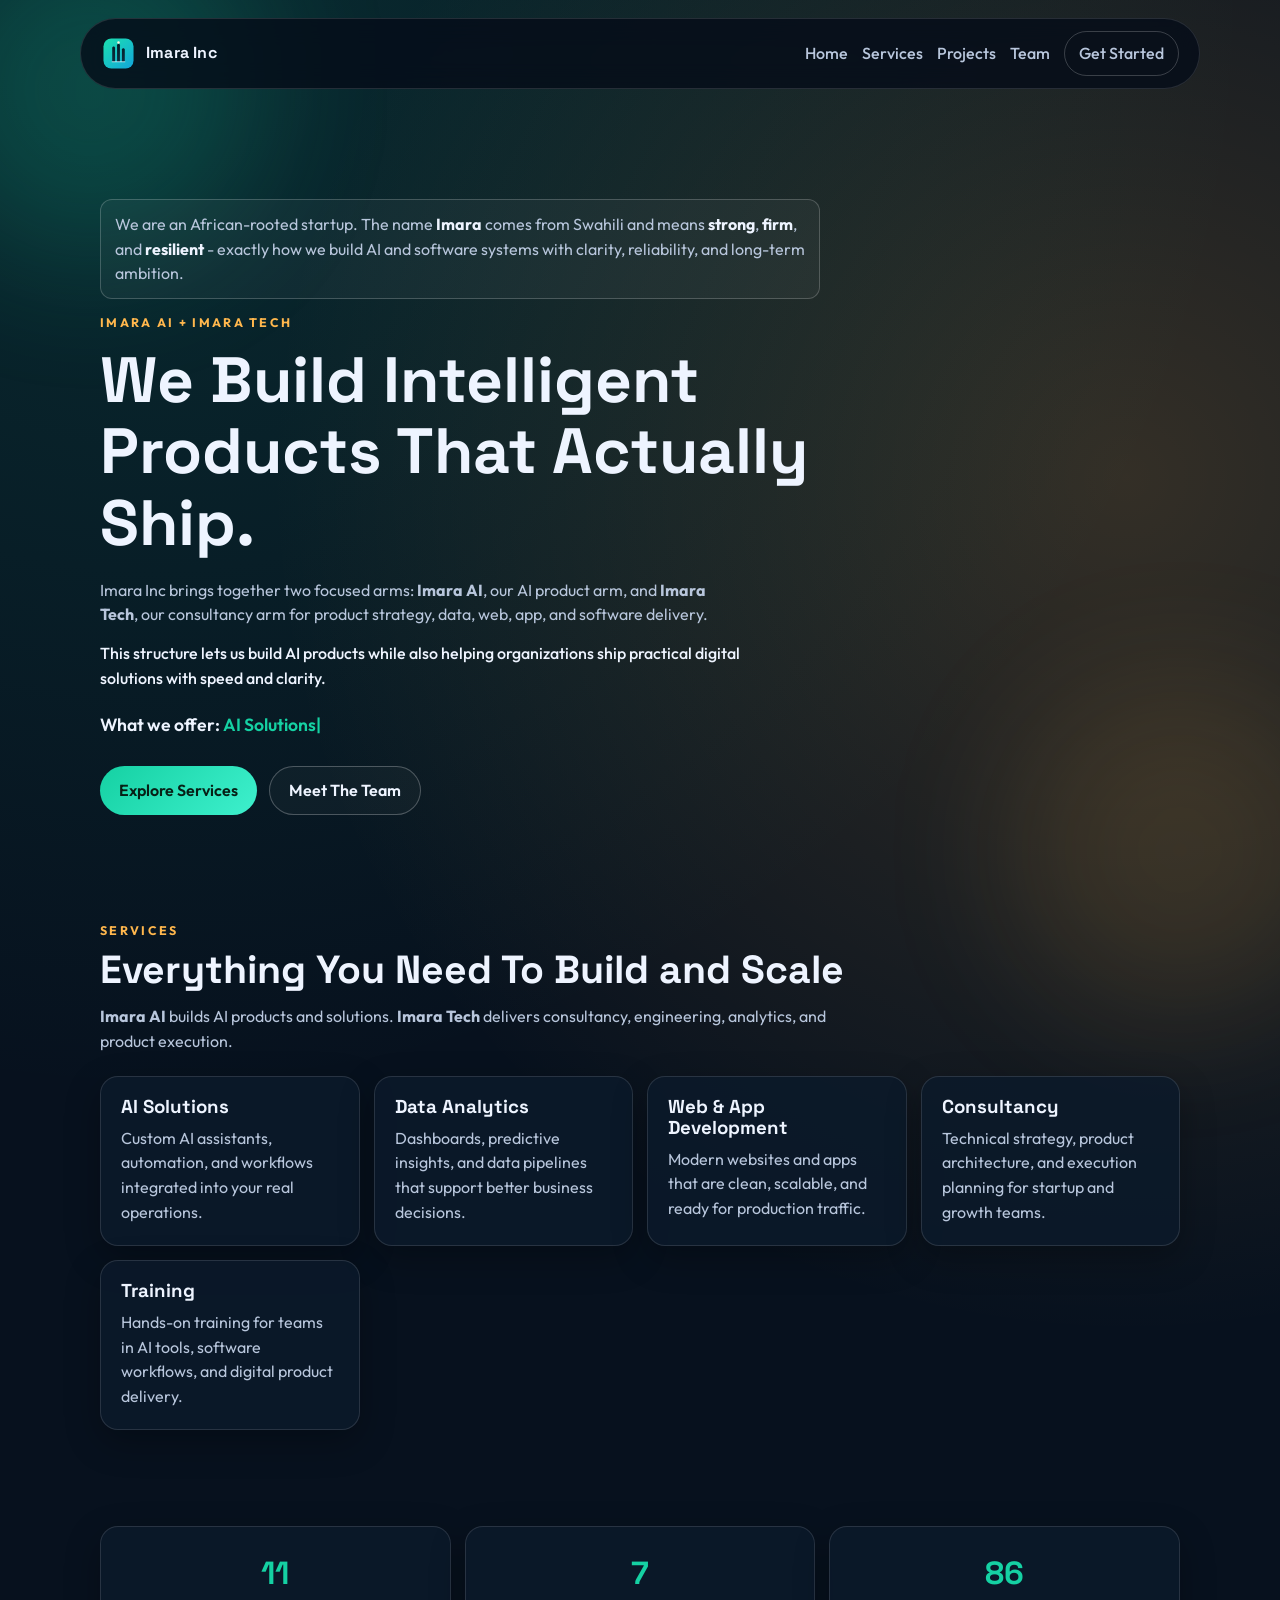
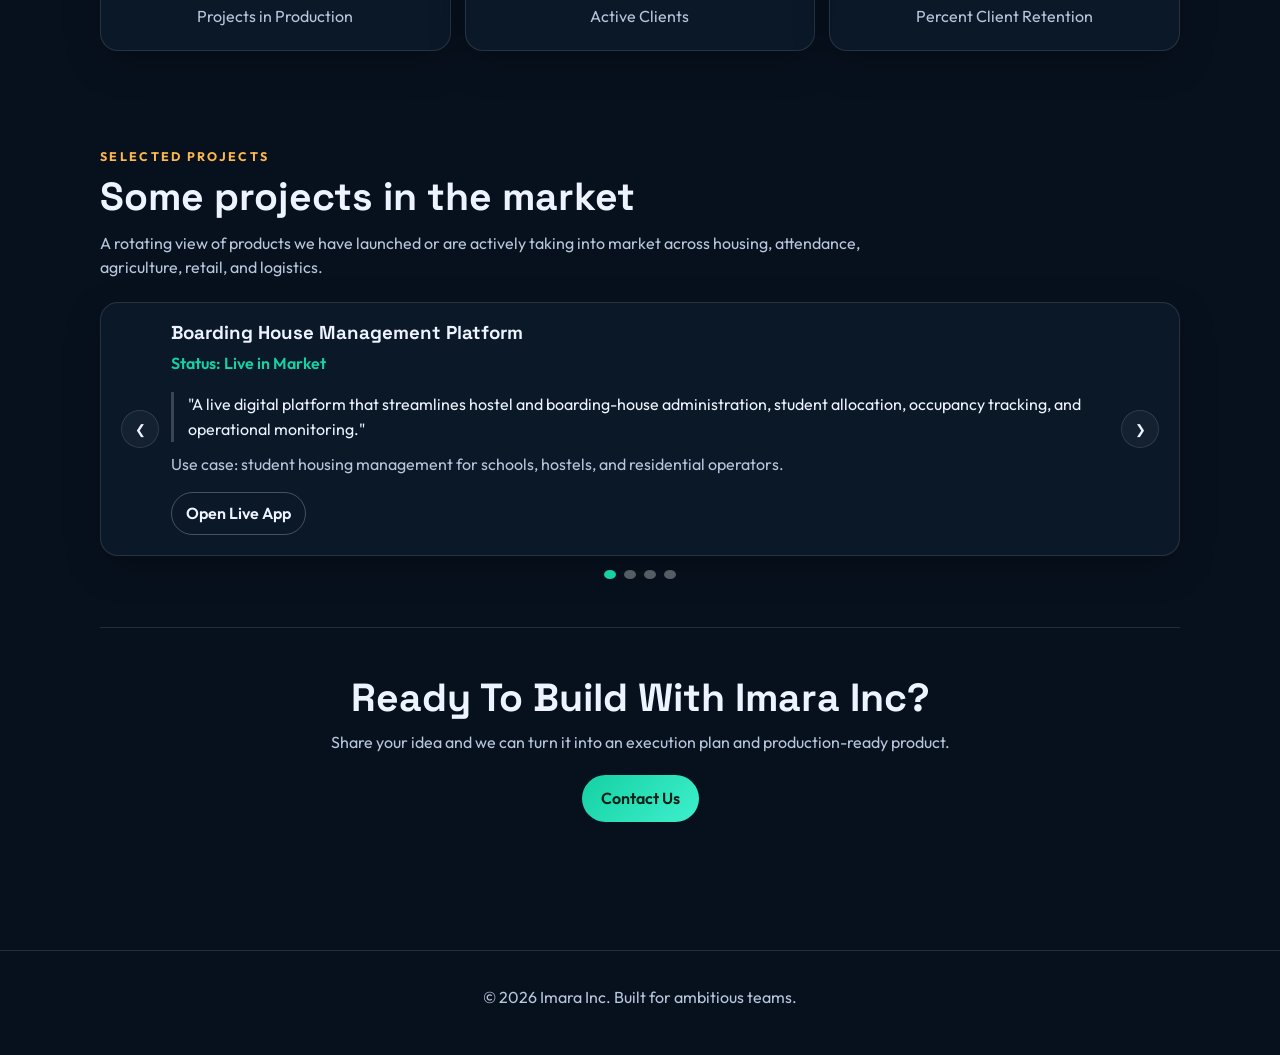
<file: index.html>
<!DOCTYPE html>
<html lang="en">
<head>
  <meta charset="UTF-8" />
  <meta name="viewport" content="width=device-width, initial-scale=1.0" />
  <title>Imara Inc | Imara AI and Imara Tech</title>
  <meta name="description" content="Imara Inc operates through Imara AI, the AI product arm, and Imara Tech, the consultancy arm for digital product delivery." />
  <link rel="preconnect" href="https://fonts.googleapis.com" />
  <link rel="preconnect" href="https://fonts.gstatic.com" crossorigin />
  <link href="https://fonts.googleapis.com/css2?family=Outfit:wght@400;500;600;700;800&family=Space+Grotesk:wght@500;700&display=swap" rel="stylesheet" />
  <link rel="stylesheet" href="styles.css?v=20260312a" />
</head>
<body>
  <div class="bg-orb orb-a" aria-hidden="true"></div>
  <div class="bg-orb orb-b" aria-hidden="true"></div>

  <header class="site-header">
    <a href="index.html" class="brand">
      <span class="brand-mark">
        <img class="brand-mark-img" src="assets/logo/imara-mark.svg" alt="Imara Inc logo" />
      </span>
      <span class="brand-text">Imara Inc</span>
    </a>
    <button class="menu-btn" id="menu-btn" aria-label="Toggle navigation">Menu</button>
    <nav id="main-nav" class="main-nav">
      <a href="#home">Home</a>
      <a href="#services">Services</a>
      <a href="#projects">Projects</a>
      <a href="team.html">Team</a>
      <a href="#contact" class="nav-cta">Get Started</a>
    </nav>
  </header>

  <main>
    <section id="home" class="hero reveal">
      <p class="origin-note">
        We are an African-rooted startup. The name <strong>Imara</strong> comes from Swahili and means
        <strong>strong</strong>, <strong>firm</strong>, and <strong>resilient</strong> - exactly how we build AI and software systems with clarity, reliability, and long-term ambition.
      </p>
      <p class="eyebrow">Imara AI + Imara Tech</p>
      <h1>We Build Intelligent Products That Actually Ship.</h1>
      <p class="hero-copy">Imara Inc brings together two focused arms: <strong>Imara AI</strong>, our AI product arm, and <strong>Imara Tech</strong>, our consultancy arm for product strategy, data, web, app, and software delivery.</p>
      <p class="mission-note">This structure lets us build AI products while also helping organizations ship practical digital solutions with speed and clarity.</p>
      <p class="typing-line">What we offer: <span id="typed-service" aria-live="polite"></span><span class="cursor">|</span></p>
      <div class="hero-actions">
        <a href="#services" class="btn btn-primary">Explore Services</a>
        <a href="team.html" class="btn btn-ghost">Meet The Team</a>
      </div>
    </section>

    <section id="services" class="section reveal">
      <div class="section-head">
        <p class="eyebrow">Services</p>
        <h2>Everything You Need To Build and Scale</h2>
        <p class="section-copy"><strong>Imara AI</strong> builds AI products and solutions. <strong>Imara Tech</strong> delivers consultancy, engineering, analytics, and product execution.</p>
      </div>
      <div class="service-grid">
        <article class="card service-card">
          <h3>AI Solutions</h3>
          <p>Custom AI assistants, automation, and workflows integrated into your real operations.</p>
        </article>
        <article class="card service-card">
          <h3>Data Analytics</h3>
          <p>Dashboards, predictive insights, and data pipelines that support better business decisions.</p>
        </article>
        <article class="card service-card">
          <h3>Web & App Development</h3>
          <p>Modern websites and apps that are clean, scalable, and ready for production traffic.</p>
        </article>
        <article class="card service-card">
          <h3>Consultancy</h3>
          <p>Technical strategy, product architecture, and execution planning for startup and growth teams.</p>
        </article>
        <article class="card service-card">
          <h3>Training</h3>
          <p>Hands-on training for teams in AI tools, software workflows, and digital product delivery.</p>
        </article>
      </div>
    </section>

    <section class="section stats reveal" aria-label="Company highlights">
      <div class="stat card">
        <span class="counter" data-target="12">0</span>
        <p>Projects in Production</p>
      </div>
      <div class="stat card">
        <span class="counter" data-target="8">0</span>
        <p>Active Clients</p>
      </div>
      <div class="stat card">
        <span class="counter" data-target="96">0</span>
        <p>Percent Client Retention</p>
      </div>
    </section>

    <section id="projects" class="section reveal">
      <div class="section-head">
        <p class="eyebrow">Selected Projects</p>
        <h2>Some projects in the market</h2>
        <p class="section-copy">A rotating view of products we have launched or are actively taking into market across housing, attendance, agriculture, retail, and logistics.</p>
      </div>

      <div class="testimonial-wrap card">
        <button class="slider-btn" id="prev-slide" aria-label="Previous project">&#10094;</button>

        <article class="slide" data-slide>
          <h3 id="project-title">Boarding House Management Platform</h3>
          <p class="project-meta" id="project-status">Status: Live in Market</p>
          <blockquote id="project-quote">
            "A live digital platform that streamlines hostel and boarding-house administration, student allocation, occupancy tracking, and operational monitoring."
          </blockquote>
          <p class="quote-author" id="project-author">Use case: student housing management for schools, hostels, and residential operators.</p>
          <p class="project-link-wrap">
            <a id="project-link" class="project-link" href="https://boarding-house-management.streamlit.app/" target="_blank" rel="noopener noreferrer">Open Live App</a>
          </p>
        </article>

        <button class="slider-btn" id="next-slide" aria-label="Next project">&#10095;</button>
      </div>

      <div class="slider-dots" id="slider-dots" aria-label="Project navigation"></div>
    </section>

    <section id="contact" class="section cta reveal">
      <h2>Ready To Build With Imara Inc?</h2>
      <p>Share your idea and we can turn it into an execution plan and production-ready product.</p>
      <a class="btn btn-primary" href="mailto:hello@imaratech.com">Contact Us</a>
    </section>
  </main>

  <footer class="site-footer">
    <p>&copy; <span id="year"></span> Imara Inc. Built for ambitious teams.</p>
  </footer>

  <script src="script.js?v=20260312a"></script>
</body>
</html>
</file>
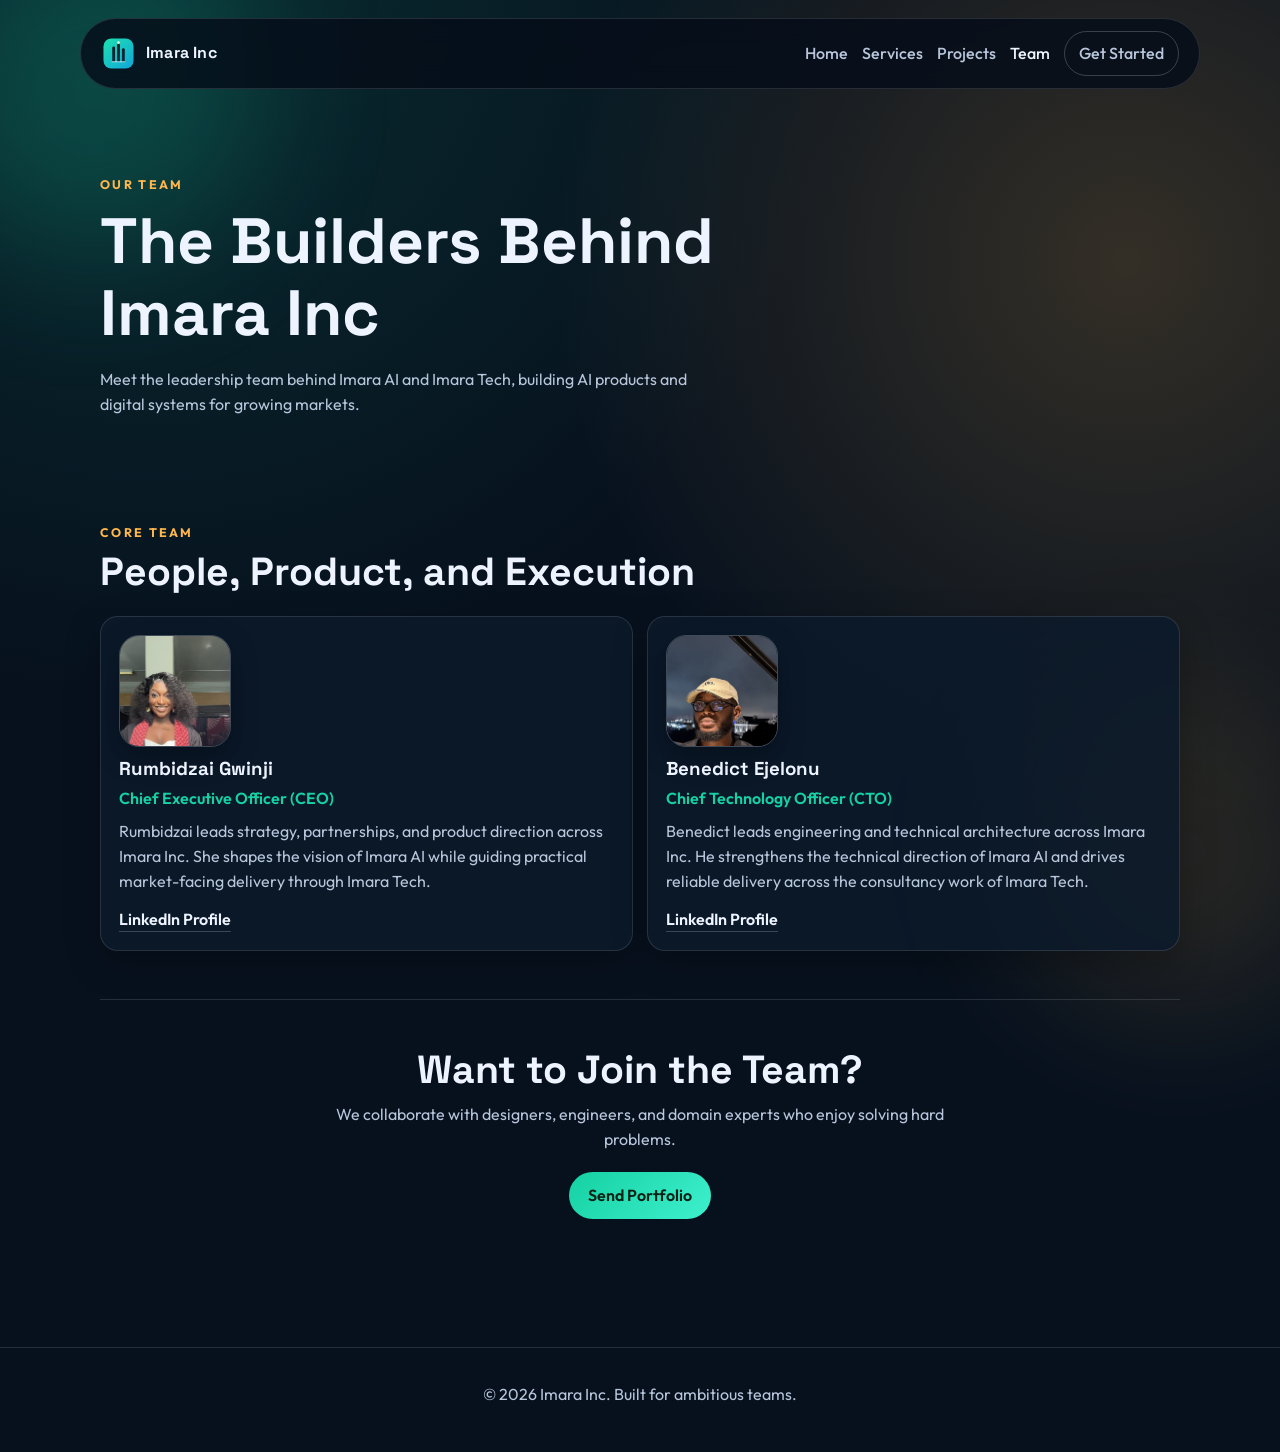
<file: team.html>
<!DOCTYPE html>
<html lang="en">
<head>
  <meta charset="UTF-8" />
  <meta name="viewport" content="width=device-width, initial-scale=1.0" />
  <title>Team | Imara Inc</title>
  <meta name="description" content="Meet the people leading Imara Inc across Imara AI and Imara Tech." />
  <link rel="preconnect" href="https://fonts.googleapis.com" />
  <link rel="preconnect" href="https://fonts.gstatic.com" crossorigin />
  <link href="https://fonts.googleapis.com/css2?family=Outfit:wght@400;500;600;700;800&family=Space+Grotesk:wght@500;700&display=swap" rel="stylesheet" />
  <link rel="stylesheet" href="styles.css?v=20260312a" />
</head>
<body>
  <div class="bg-orb orb-a" aria-hidden="true"></div>
  <div class="bg-orb orb-b" aria-hidden="true"></div>

  <header class="site-header">
    <a href="index.html" class="brand">
      <span class="brand-mark">
        <img class="brand-mark-img" src="assets/logo/imara-mark.svg" alt="Imara Inc logo" />
      </span>
      <span class="brand-text">Imara Inc</span>
    </a>
    <button class="menu-btn" id="menu-btn" aria-label="Toggle navigation">Menu</button>
    <nav id="main-nav" class="main-nav">
      <a href="index.html#home">Home</a>
      <a href="index.html#services">Services</a>
      <a href="index.html#projects">Projects</a>
      <a href="team.html" class="active-link">Team</a>
      <a href="index.html#contact" class="nav-cta">Get Started</a>
    </nav>
  </header>

  <main>
    <section class="hero slim reveal">
      <p class="eyebrow">Our Team</p>
      <h1>The Builders Behind Imara Inc</h1>
      <p class="hero-copy">Meet the leadership team behind Imara AI and Imara Tech, building AI products and digital systems for growing markets.</p>
    </section>

    <section class="section reveal">
      <div class="section-head">
        <p class="eyebrow">Core Team</p>
        <h2>People, Product, and Execution</h2>
      </div>
      <div id="team-grid" class="team-grid"></div>
    </section>

    <section class="section cta reveal">
      <h2>Want to Join the Team?</h2>
      <p>We collaborate with designers, engineers, and domain experts who enjoy solving hard problems.</p>
      <a class="btn btn-primary" href="mailto:hello@imaratech.com">Send Portfolio</a>
    </section>
  </main>

  <footer class="site-footer">
    <p>&copy; <span id="year"></span> Imara Inc. Built for ambitious teams.</p>
  </footer>

  <script src="script.js?v=20260312a"></script>
</body>
</html>
</file>
<file: styles.css>
:root {
  --bg: #07111e;
  --bg-soft: #0f1e33;
  --surface: rgba(12, 26, 43, 0.82);
  --text: #eef4ff;
  --muted: #b8c6dc;
  --brand: #15d1a3;
  --brand-dark: #0cae88;
  --accent: #ffb74d;
  --line: rgba(255, 255, 255, 0.12);
  --max-width: 1120px;
  --radius: 18px;
  --shadow: 0 12px 35px rgba(0, 0, 0, 0.28);
}

* {
  box-sizing: border-box;
}

html {
  scroll-behavior: smooth;
}

body {
  margin: 0;
  font-family: "Outfit", sans-serif;
  background:
    radial-gradient(circle at 12% 0%, rgba(21, 209, 163, 0.14), transparent 38%),
    radial-gradient(circle at 88% 18%, rgba(255, 183, 77, 0.18), transparent 35%),
    var(--bg);
  color: var(--text);
  line-height: 1.55;
  overflow-x: hidden;
}

.bg-orb {
  position: fixed;
  width: 340px;
  height: 340px;
  border-radius: 50%;
  filter: blur(70px);
  z-index: -1;
  opacity: 0.5;
}

.orb-a {
  top: -80px;
  left: -80px;
  background: rgba(21, 209, 163, 0.38);
}

.orb-b {
  right: -70px;
  bottom: -120px;
  background: rgba(255, 183, 77, 0.24);
}

.site-header {
  max-width: var(--max-width);
  margin: 18px auto 0;
  padding: 12px 20px;
  border: 1px solid var(--line);
  border-radius: 999px;
  background: rgba(5, 13, 25, 0.82);
  backdrop-filter: blur(12px);
  display: flex;
  align-items: center;
  justify-content: space-between;
  gap: 16px;
  position: sticky;
  top: 10px;
  z-index: 30;
}

.brand {
  display: inline-flex;
  align-items: center;
  gap: 10px;
  text-decoration: none;
  color: var(--text);
  font-family: "Space Grotesk", sans-serif;
  font-weight: 700;
}

.brand-mark {
  width: 35px;
  height: 35px;
  border-radius: 10px;
  display: grid;
  place-items: center;
  overflow: hidden;
}

.brand-mark-img {
  width: 100%;
  height: 100%;
  display: block;
  object-fit: cover;
}

.brand-text {
  letter-spacing: 0.2px;
}

.main-nav {
  display: flex;
  align-items: center;
  gap: 14px;
}

.main-nav a {
  color: var(--muted);
  text-decoration: none;
  font-weight: 500;
  transition: color 0.25s ease;
}

.main-nav a:hover,
.main-nav a.active-link {
  color: var(--text);
}

.nav-cta {
  padding: 9px 14px;
  border-radius: 999px;
  border: 1px solid rgba(255, 255, 255, 0.2);
}

.menu-btn {
  display: none;
  border: 1px solid var(--line);
  background: rgba(255, 255, 255, 0.04);
  color: var(--text);
  border-radius: 10px;
  padding: 8px 12px;
  font-family: inherit;
}

main {
  max-width: var(--max-width);
  margin: 0 auto;
  padding: 30px 20px 80px;
}

.hero {
  padding: 80px 0 58px;
  max-width: 760px;
}

.hero.slim {
  padding-top: 56px;
}

.origin-note {
  margin: 0 0 14px;
  padding: 12px 14px;
  border: 1px solid rgba(255, 255, 255, 0.2);
  border-radius: 12px;
  background: rgba(255, 255, 255, 0.04);
  color: var(--muted);
  max-width: 720px;
}

.origin-note strong {
  color: var(--text);
}

.eyebrow {
  margin: 0;
  text-transform: uppercase;
  letter-spacing: 2.3px;
  color: var(--accent);
  font-size: 0.78rem;
  font-weight: 700;
}

h1,
h2,
h3 {
  font-family: "Space Grotesk", sans-serif;
  line-height: 1.12;
  margin: 0;
}

h1 {
  margin-top: 12px;
  font-size: clamp(2rem, 5vw, 4rem);
}

h2 {
  font-size: clamp(1.55rem, 3.2vw, 2.45rem);
}

.hero-copy {
  margin: 18px 0 0;
  color: var(--muted);
  max-width: 620px;
}

.mission-note {
  margin: 14px 0 0;
  max-width: 680px;
  color: var(--text);
  font-weight: 500;
}

.typing-line {
  margin: 20px 0 0;
  font-size: 1.1rem;
  font-weight: 600;
}

#typed-service {
  color: var(--brand);
}

.cursor {
  animation: blink 0.95s step-end infinite;
  color: var(--brand);
}

@keyframes blink {
  50% {
    opacity: 0;
  }
}

.hero-actions {
  margin-top: 28px;
  display: flex;
  gap: 12px;
  flex-wrap: wrap;
}

.btn {
  display: inline-flex;
  align-items: center;
  justify-content: center;
  border-radius: 999px;
  text-decoration: none;
  padding: 11px 19px;
  font-weight: 600;
}

.btn-primary {
  color: #072016;
  background: linear-gradient(135deg, var(--brand), #3ef0cd);
}

.btn-primary:hover {
  background: linear-gradient(135deg, #0fcb9f, #2de0bf);
}

.btn-ghost {
  color: var(--text);
  border: 1px solid rgba(255, 255, 255, 0.25);
  background: rgba(255, 255, 255, 0.03);
}

.section {
  padding: 48px 0;
}

.section-head {
  margin-bottom: 22px;
}

.section-head h2 {
  margin-top: 8px;
}

.section-copy {
  margin: 12px 0 0;
  max-width: 760px;
  color: var(--muted);
}

.card {
  border: 1px solid var(--line);
  background: var(--surface);
  border-radius: var(--radius);
  box-shadow: var(--shadow);
}

.service-grid {
  display: grid;
  grid-template-columns: repeat(auto-fit, minmax(220px, 1fr));
  gap: 14px;
}

.service-card {
  padding: 20px;
  transition: transform 0.25s ease, border-color 0.25s ease;
  transform-style: preserve-3d;
}

.service-card h3 {
  margin-bottom: 8px;
  color: var(--text);
}

.service-card p {
  margin: 0;
  color: var(--muted);
}

.service-card:hover {
  border-color: rgba(21, 209, 163, 0.56);
}

.stats {
  display: grid;
  grid-template-columns: repeat(auto-fit, minmax(180px, 1fr));
  gap: 14px;
}

.stat {
  padding: 22px;
  text-align: center;
}

.counter {
  display: block;
  font-family: "Space Grotesk", sans-serif;
  font-size: 2rem;
  font-weight: 700;
  color: var(--brand);
}

.stat p {
  margin: 5px 0 0;
  color: var(--muted);
}

.testimonial-wrap {
  display: grid;
  grid-template-columns: auto 1fr auto;
  align-items: center;
  gap: 12px;
  padding: 20px;
}

.slide {
  min-height: 190px;
}

.slide h3 {
  margin-bottom: 7px;
}

.project-meta {
  margin: 0;
  color: var(--brand);
  font-weight: 600;
}

blockquote {
  margin: 16px 0 0;
  padding-left: 14px;
  border-left: 3px solid rgba(255, 255, 255, 0.2);
  color: var(--text);
}

.quote-author {
  margin-top: 10px;
  color: var(--muted);
}

.project-link-wrap {
  margin: 16px 0 0;
}

.project-link {
  display: inline-flex;
  text-decoration: none;
  border-radius: 999px;
  border: 1px solid rgba(255, 255, 255, 0.25);
  color: var(--text);
  padding: 8px 14px;
  font-weight: 600;
  transition: border-color 0.2s ease, color 0.2s ease, transform 0.2s ease;
}

.project-link:hover {
  color: var(--brand);
  border-color: rgba(21, 209, 163, 0.56);
  transform: translateY(-1px);
}

.slider-btn {
  border: 1px solid var(--line);
  background: rgba(255, 255, 255, 0.04);
  color: var(--text);
  width: 38px;
  height: 38px;
  border-radius: 50%;
  cursor: pointer;
}

.slider-dots {
  margin-top: 14px;
  display: flex;
  gap: 8px;
  justify-content: center;
}

.dot {
  width: 9px;
  height: 9px;
  border-radius: 50%;
  background: rgba(255, 255, 255, 0.32);
  border: none;
  cursor: pointer;
}

.dot.active {
  background: var(--brand);
}

.team-grid {
  display: grid;
  grid-template-columns: repeat(auto-fit, minmax(230px, 1fr));
  gap: 14px;
}

.team-card {
  padding: 18px;
}

.avatar-wrap {
  width: 112px;
  height: 112px;
  margin-bottom: 12px;
}

.avatar-photo {
  width: 100%;
  height: 100%;
  border-radius: 20px;
  object-fit: cover;
  border: 1px solid rgba(255, 255, 255, 0.22);
  box-shadow: 0 10px 28px rgba(0, 0, 0, 0.28);
}

.avatar {
  width: 100%;
  height: 100%;
  border-radius: 20px;
  background: linear-gradient(135deg, rgba(21, 209, 163, 0.88), rgba(255, 183, 77, 0.88));
  display: grid;
  place-items: center;
  color: #062018;
  font-weight: 700;
  font-family: "Space Grotesk", sans-serif;
}

.team-role {
  margin: 6px 0 8px;
  color: var(--brand);
  font-weight: 600;
}

.team-bio {
  margin: 0;
  color: var(--muted);
}

.team-link-wrap {
  margin: 14px 0 0;
}

.team-link {
  color: var(--text);
  text-decoration: none;
  font-weight: 600;
  border-bottom: 1px solid rgba(255, 255, 255, 0.2);
  padding-bottom: 2px;
}

.team-link:hover {
  color: var(--brand);
}

.cta {
  text-align: center;
  border-top: 1px solid var(--line);
}

.cta h2 {
  margin-bottom: 10px;
}

.cta p {
  color: var(--muted);
  margin: 0 auto 20px;
  max-width: 680px;
}

.site-footer {
  border-top: 1px solid var(--line);
  text-align: center;
  padding: 18px 20px 30px;
  color: var(--muted);
}

.reveal {
  opacity: 0;
  transform: translateY(28px);
  transition: opacity 0.65s ease, transform 0.65s ease;
}

.reveal.visible {
  opacity: 1;
  transform: translateY(0);
}

@media (max-width: 860px) {
  .menu-btn {
    display: inline-flex;
  }

  .main-nav {
    position: absolute;
    top: 64px;
    left: 12px;
    right: 12px;
    border: 1px solid var(--line);
    border-radius: 16px;
    background: rgba(5, 13, 25, 0.96);
    padding: 12px;
    flex-direction: column;
    align-items: stretch;
    display: none;
  }

  .main-nav.open {
    display: flex;
  }

  .main-nav a {
    padding: 8px;
  }

  .nav-cta {
    text-align: center;
  }

  .site-header {
    border-radius: 16px;
    align-items: flex-start;
  }

  .brand-text {
    font-size: 0.95rem;
  }

  .hero {
    padding-top: 44px;
  }

  .testimonial-wrap {
    grid-template-columns: 1fr;
    text-align: left;
  }

  .slider-btn {
    justify-self: start;
  }
}
</file>
